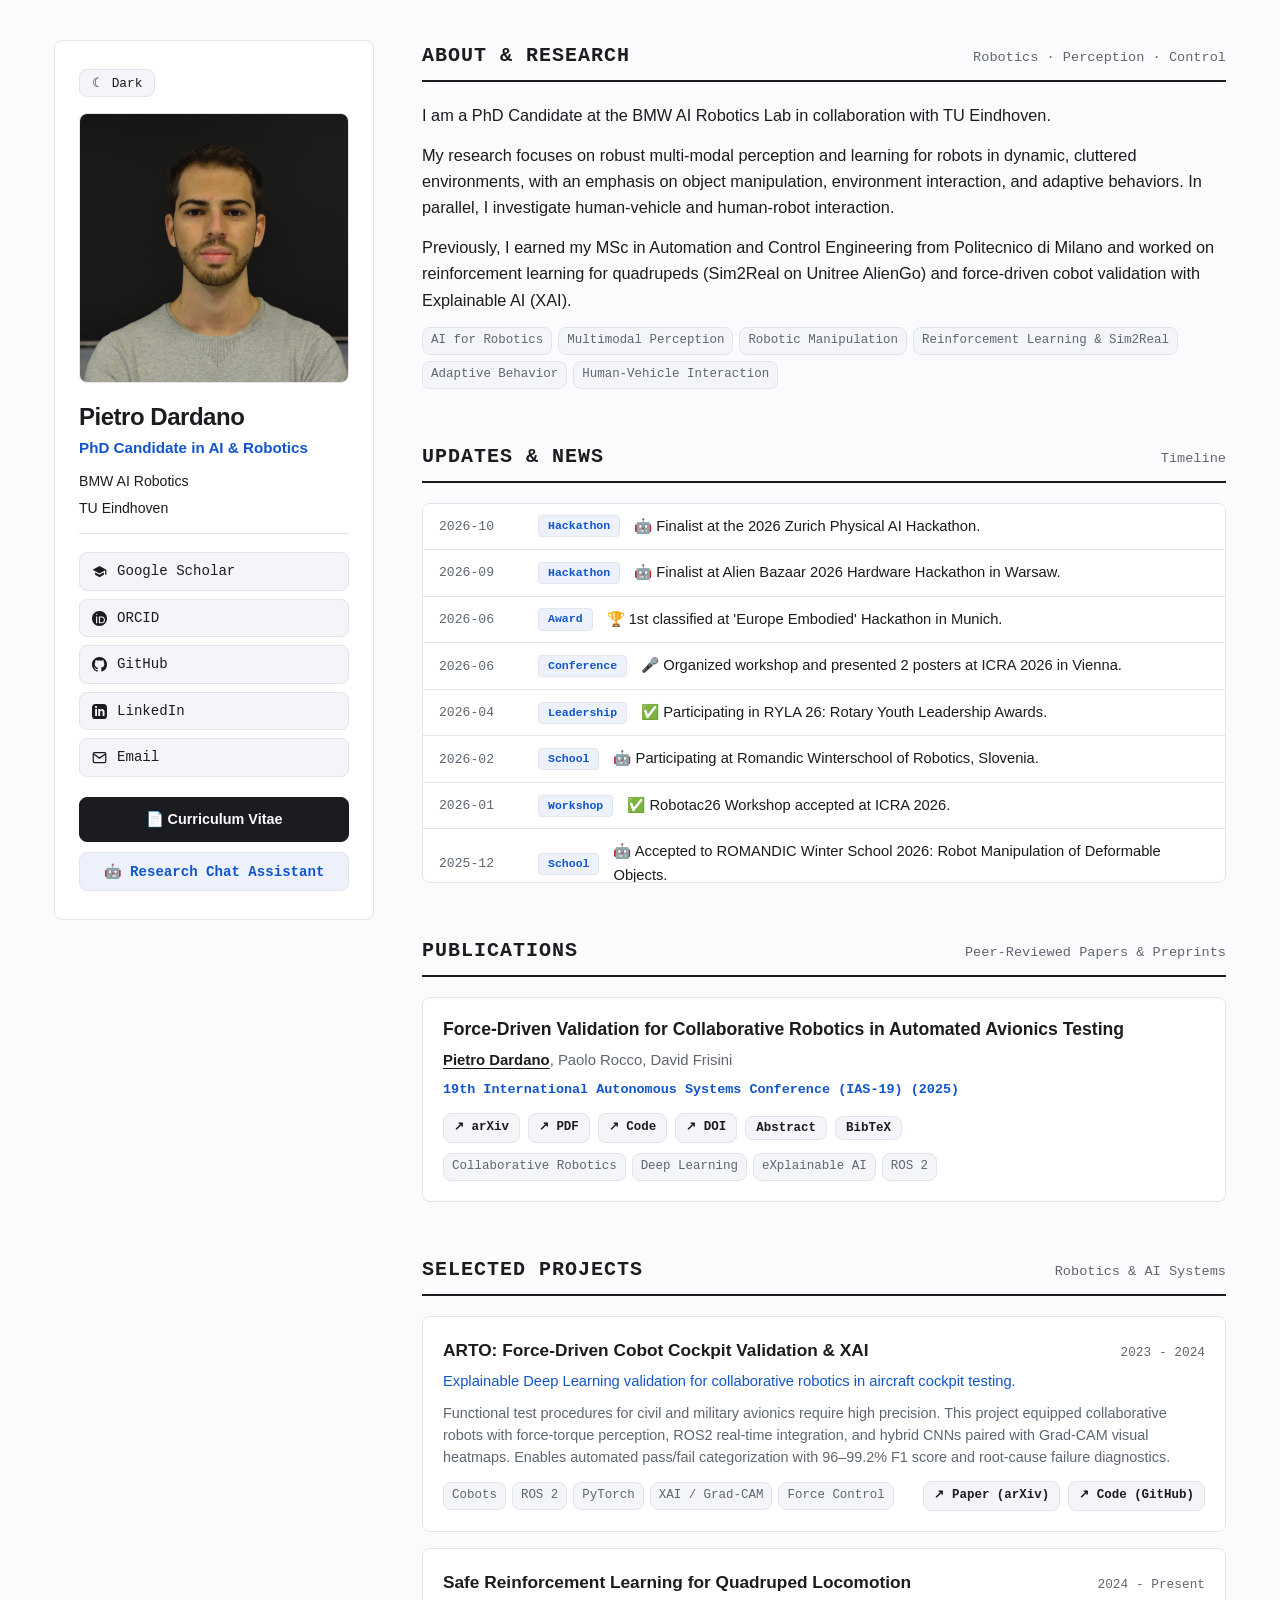
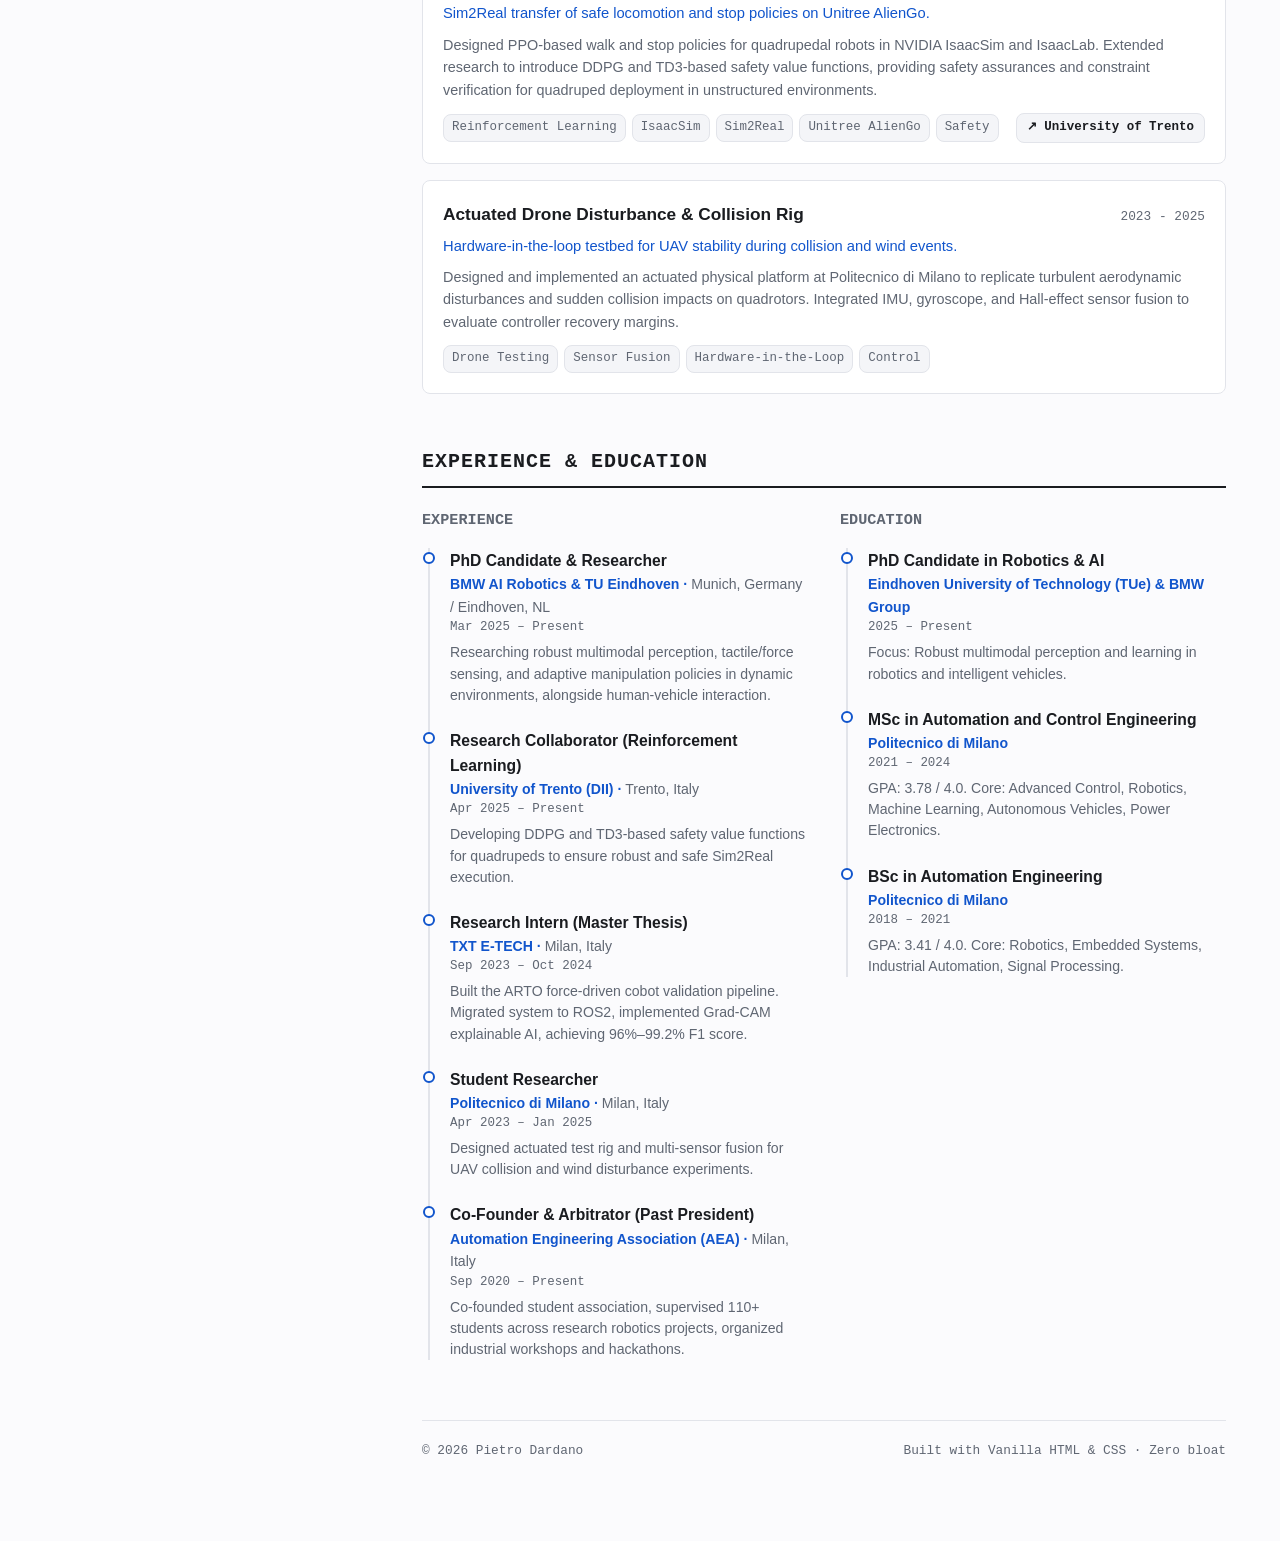
<file: index.html>
<!DOCTYPE html>
<html lang="en">
<head>
  <meta charset="UTF-8">
  <meta name="viewport" content="width=device-width, initial-scale=1.0">
  <title>Pietro Dardano | PhD in AI & Robotics</title>
  
  <!-- Meta & Academic SEO -->
  <meta name="description" content="Pietro Dardano - PhD Candidate in AI & Robotics at BMW AI Robotics and TU Eindhoven. Research in multimodal perception, robotics manipulation, reinforcement learning, and intelligent vehicles.">
  <meta name="author" content="Pietro Dardano">
  <meta property="og:title" content="Pietro Dardano | PhD in AI & Robotics">
  <meta property="og:description" content="Personal academic website of Pietro Dardano. Research in multimodal perception, robotics, and intelligent vehicles.">
  <meta property="og:type" content="website">
  <meta property="og:url" content="https://pietrodardano.github.io/">

  <link rel="stylesheet" href="style.css">
  <link rel="icon" href="data:image/svg+xml,<svg xmlns=%22http://www.w3.org/2000/svg%22 viewBox=%220 0 100 100%22><text y=%22.9em%22 font-size=%2290%22>🤖</text></svg>">

  <!-- Privacy-friendly Analytics (Private dashboard at cloud.umami.is) -->
  <script defer src="https://cloud.umami.is/script.js" data-website-id="aaa6c084-5fd3-404b-af49-fe671dcdbfa2"></script>
</head>
<body>

  <div class="page-container">
    
    <!-- Left Sticky Profile Column -->
    <aside class="sidebar">
      <div class="sidebar-top">
        <button id="theme-toggle" class="theme-toggle-btn" aria-label="Toggle dark/light theme">☾ Dark</button>
      </div>

      <div class="avatar-wrapper">
        <img id="profile-avatar" src="assets/avatar.jpg" alt="Pietro Dardano">
      </div>

      <h1 class="profile-name" id="profile-name">Pietro Dardano</h1>
      <div class="profile-title" id="profile-title">PhD Candidate in AI & Robotics</div>
      
      <div class="profile-affiliations" id="profile-affiliations">
        <!-- Dynamically rendered affiliations -->
      </div>

      <div class="profile-links" id="profile-links">
        <!-- Social and academic links -->
      </div>

      <a id="cv-button" class="cv-btn" href="assets/resume.pdf" target="_blank" rel="noopener">
        <span>📄 Curriculum Vitae</span>
      </a>

      <button id="chat-toggle-btn" class="chat-assistant-btn" aria-label="Open Research Chat Assistant">
        <span>🤖 Research Chat Assistant</span>
      </button>
    </aside>

    <!-- Right Main Content Column -->
    <main class="main-content">
      
      <!-- Research / Bio Section -->
      <section id="about" class="section">
        <div class="section-header">
          <h2 class="section-title">About & Research</h2>
          <span class="section-subtitle">Robotics · Perception · Control</span>
        </div>
        <div id="bio-container">
          <!-- Dynamically rendered bio paragraphs -->
        </div>
        <div id="research-tags" class="tag-list">
          <!-- Research tags -->
        </div>
      </section>

      <!-- News & Updates Section -->
      <section id="news" class="section">
        <div class="section-header">
          <h2 class="section-title">Updates & News</h2>
          <span class="section-subtitle">Timeline</span>
        </div>
        <div id="news-container" class="news-container">
          <!-- Dynamically rendered news items -->
        </div>
      </section>

      <!-- Publications Section -->
      <section id="publications" class="section">
        <div class="section-header">
          <h2 class="section-title">Publications</h2>
          <span class="section-subtitle">Peer-Reviewed Papers & Preprints</span>
        </div>
        <div id="publications-container">
          <!-- Dynamically rendered publications -->
        </div>
      </section>

      <!-- Selected Projects Section -->
      <section id="projects" class="section">
        <div class="section-header">
          <h2 class="section-title">Selected Projects</h2>
          <span class="section-subtitle">Robotics & AI Systems</span>
        </div>
        <div id="projects-container">
          <!-- Dynamically rendered projects -->
        </div>
      </section>

      <!-- Experience & Education Section -->
      <section id="experience" class="section">
        <div class="section-header">
          <h2 class="section-title">Experience & Education</h2>
        </div>

        <div style="display: grid; grid-template-columns: repeat(auto-fit, minmax(280px, 1fr)); gap: 32px;">
          <div>
            <h3 style="font-family: var(--font-mono); font-size: 0.95rem; text-transform: uppercase; margin-bottom: 16px; color: var(--text-muted);">Experience</h3>
            <div id="experience-container" class="timeline">
              <!-- Dynamically rendered experience -->
            </div>
          </div>

          <div>
            <h3 style="font-family: var(--font-mono); font-size: 0.95rem; text-transform: uppercase; margin-bottom: 16px; color: var(--text-muted);">Education</h3>
            <div id="education-container" class="timeline">
              <!-- Dynamically rendered education -->
            </div>
          </div>
        </div>
      </section>

      <!-- Minimalist Footer -->
      <footer>
        <div>© <span id="current-year"></span> Pietro Dardano</div>
        <div>Built with Vanilla HTML & CSS · Zero bloat</div>
      </footer>

    </main>

  <!-- Research AI Chat Modal (Centered Dialog with Backdrop) -->
  <div id="chat-modal-overlay" class="chat-modal-overlay">
    <div id="chat-drawer" class="chat-drawer" role="dialog" aria-modal="true" aria-label="Research Chat Assistant">
      <div class="chat-header">
        <div class="chat-header-info">
          <div class="chat-header-title" id="chat-title">Research Chat Assistant</div>
          <div class="chat-header-badge" id="chat-badge">AI Research Companion · OpenRouter</div>
          <div class="chat-header-links" id="chat-header-links"></div>
        </div>
        <button id="chat-close-btn" class="chat-close-btn" aria-label="Close Chat">✕</button>
      </div>

      <div id="chat-messages" class="chat-messages">
        <!-- Messages rendered dynamically -->
      </div>

      <div id="chat-prompts" class="chat-prompts">
        <!-- Suggested quick prompt chips -->
      </div>

      <form id="chat-form" class="chat-form">
        <input id="chat-input" class="chat-input" type="text" placeholder="Ask about Pietro's research, papers, labs..." autocomplete="off">
        <button id="chat-send-btn" class="chat-send-btn" type="submit" aria-label="Send message">➤</button>
      </form>
    </div>
  </div>

  <!-- Central declarative data and renderer -->
  <script src="site-data.js"></script>
  <script src="main.js"></script>
</body>
</html>
</file>
<file: style.css>
/* ==========================================================================
   Pietro Dardano - Modernist Scientific Grid
   YAGNI, minimal, clean, squared-ish aesthetic for science/robotics.
   ========================================================================== */

:root {
  --bg: #fbfbfd;
  --surface: #ffffff;
  --surface-subtle: #f4f5f8;
  --border: #e2e4ea;
  --border-strong: #111111;
  --text: #1a1c20;
  --text-muted: #5f6672;
  --accent: #1155cc;
  --accent-soft: rgba(17, 85, 204, 0.08);
  --radius-sm: 4px;
  --radius: 8px;
  --radius-lg: 12px;
  --font-sans: -apple-system, BlinkMacSystemFont, "Segoe UI", Roboto, "Helvetica Neue", Arial, sans-serif;
  --font-mono: ui-monospace, "SF Mono", "JetBrains Mono", Menlo, Consolas, monospace;
  --sidebar-width: 320px;
  --content-max: 860px;
}

[data-theme="dark"] {
  --bg: #0d1117;
  --surface: #161b22;
  --surface-subtle: #1c2129;
  --border: #30363d;
  --border-strong: #f0f6fc;
  --text: #e6edf3;
  --text-muted: #8b949e;
  --accent: #58a6ff;
  --accent-soft: rgba(88, 166, 255, 0.12);
  --code-bg: #1f242c;
}

*, *::before, *::after {
  box-sizing: border-box;
  margin: 0;
  padding: 0;
}

body {
  font-family: var(--font-sans);
  background: var(--bg);
  color: var(--text);
  line-height: 1.6;
  font-size: 15px;
  -webkit-font-smoothing: antialiased;
  transition: background-color 0.15s ease, color 0.15s ease;
}

a {
  color: var(--accent);
  text-decoration: none;
  transition: opacity 0.15s;
}

a:hover {
  text-decoration: underline;
}

/* Page Container */
.page-container {
  display: flex;
  max-width: 1220px;
  margin: 0 auto;
  padding: 40px 24px 80px;
  gap: 48px;
}

/* ==========================================================================
   Left Sticky Sidebar
   ========================================================================== */
.sidebar {
  width: var(--sidebar-width);
  flex-shrink: 0;
  position: sticky;
  top: 40px;
  align-self: flex-start;
  border: 1px solid var(--border);
  background: var(--surface);
  border-radius: var(--radius);
  padding: 28px 24px;
}

.avatar-wrapper {
  position: relative;
  width: 100%;
  aspect-ratio: 1;
  border: 1px solid var(--border);
  border-radius: var(--radius);
  overflow: hidden;
  margin-bottom: 20px;
  background: var(--surface-subtle);
}

.avatar-wrapper img {
  width: 100%;
  height: 100%;
  object-fit: cover;
  display: block;
}

.profile-name {
  font-size: 1.5rem;
  font-weight: 700;
  letter-spacing: -0.02em;
  line-height: 1.2;
  margin-bottom: 6px;
}

.profile-title {
  font-size: 0.95rem;
  font-weight: 600;
  color: var(--accent);
  line-height: 1.35;
  margin-bottom: 12px;
}

.profile-affiliations {
  display: flex;
  flex-direction: column;
  gap: 4px;
  font-size: 0.88rem;
  color: var(--text-muted);
  margin-bottom: 18px;
  border-bottom: 1px solid var(--border);
  padding-bottom: 14px;
}

.profile-affiliations a {
  color: var(--text);
  font-weight: 500;
}

.profile-affiliations a:hover {
  color: var(--accent);
}

.profile-links {
  display: flex;
  flex-direction: column;
  gap: 8px;
  margin-bottom: 20px;
}

.link-btn {
  display: inline-flex;
  align-items: center;
  gap: 10px;
  padding: 7px 12px;
  font-size: 0.88rem;
  font-family: var(--font-mono);
  color: var(--text);
  background: var(--surface-subtle);
  border: 1px solid var(--border);
  border-radius: var(--radius);
  transition: border-color 0.15s, background-color 0.15s;
}

.link-btn:hover {
  text-decoration: none;
  border-color: var(--text-muted);
  background: var(--accent-soft);
  color: var(--accent);
}

.cv-btn {
  display: inline-flex;
  align-items: center;
  justify-content: center;
  gap: 8px;
  width: 100%;
  padding: 10px;
  font-size: 0.9rem;
  font-weight: 600;
  color: var(--bg);
  background: var(--text);
  border: 1px solid var(--text);
  border-radius: var(--radius);
  cursor: pointer;
  transition: opacity 0.15s;
}

.cv-btn:hover {
  text-decoration: none;
  opacity: 0.88;
}

.sidebar-top {
  display: flex;
  align-items: center;
  justify-content: flex-start;
  margin-bottom: 16px;
}

.theme-toggle-btn {
  display: inline-flex;
  align-items: center;
  gap: 6px;
  background: var(--surface-subtle);
  border: 1px solid var(--border);
  border-radius: var(--radius);
  padding: 5px 12px;
  font-size: 0.8rem;
  font-weight: 500;
  font-family: var(--font-mono);
  color: var(--text);
  cursor: pointer;
  transition: border-color 0.15s, background-color 0.15s, color 0.15s;
}

.theme-toggle-btn:hover {
  border-color: var(--text);
  background: var(--surface);
}

/* ==========================================================================
   Main Content Area
   ========================================================================== */
.main-content {
  flex: 1;
  min-width: 0;
  max-width: var(--content-max);
}

.section {
  margin-bottom: 52px;
}

.section-header {
  display: flex;
  align-items: baseline;
  justify-content: space-between;
  border-bottom: 2px solid var(--text);
  padding-bottom: 8px;
  margin-bottom: 20px;
}

.section-title {
  font-size: 1.25rem;
  font-weight: 700;
  text-transform: uppercase;
  letter-spacing: 0.05em;
  font-family: var(--font-mono);
}

.section-subtitle {
  font-size: 0.85rem;
  color: var(--text-muted);
  font-family: var(--font-mono);
}

/* Bio Text */
.bio-paragraph {
  margin-bottom: 14px;
  font-size: 1.02rem;
  color: var(--text);
}

.tag-list {
  display: flex;
  flex-wrap: wrap;
  gap: 6px;
  margin-top: 14px;
}

.tag {
  display: inline-block;
  font-family: var(--font-mono);
  font-size: 0.78rem;
  padding: 3px 8px;
  background: var(--surface-subtle);
  border: 1px solid var(--border);
  border-radius: var(--radius);
  color: var(--text-muted);
}

/* News Feed */
.news-container {
  border: 1px solid var(--border);
  background: var(--surface);
  border-radius: var(--radius);
  max-height: 380px;
  overflow-y: auto;
}

.news-item {
  display: grid;
  grid-template-columns: 85px max-content 1fr;
  align-items: center;
  gap: 14px;
  padding: 11px 16px;
  border-bottom: 1px solid var(--border);
  font-size: 0.92rem;
}

.news-item:last-child {
  border-bottom: none;
}

.news-date {
  font-family: var(--font-mono);
  font-size: 0.82rem;
  color: var(--text-muted);
  white-space: nowrap;
}

.news-badge {
  font-family: var(--font-mono);
  font-size: 0.72rem;
  font-weight: 600;
  padding: 2px 9px;
  text-align: center;
  white-space: nowrap;
  background: var(--accent-soft);
  color: var(--accent);
  border: 1px solid var(--border);
  border-radius: var(--radius-sm);
  display: inline-flex;
  align-items: center;
  justify-content: center;
  line-height: 1.4;
}

.news-text {
  color: var(--text);
}

/* Publications */
.pub-card {
  border: 1px solid var(--border);
  background: var(--surface);
  border-radius: var(--radius);
  padding: 20px;
  margin-bottom: 16px;
  transition: border-color 0.15s ease;
}

.pub-card:hover {
  border-color: var(--text-muted);
}

.pub-title {
  font-size: 1.1rem;
  font-weight: 700;
  line-height: 1.35;
  margin-bottom: 8px;
  color: var(--text);
}

.pub-authors {
  font-size: 0.93rem;
  color: var(--text-muted);
  margin-bottom: 6px;
}

.pub-authors .author-me {
  color: var(--text);
  font-weight: 700;
  text-decoration: underline;
  text-underline-offset: 3px;
}

.pub-venue {
  font-family: var(--font-mono);
  font-size: 0.84rem;
  color: var(--accent);
  font-weight: 600;
  margin-bottom: 12px;
}

.pub-actions {
  display: flex;
  flex-wrap: wrap;
  align-items: center;
  gap: 8px;
}

.action-btn {
  display: inline-flex;
  align-items: center;
  gap: 5px;
  padding: 4px 10px;
  font-family: var(--font-mono);
  font-size: 0.78rem;
  font-weight: 600;
  color: var(--text);
  background: var(--surface-subtle);
  border: 1px solid var(--border);
  border-radius: var(--radius);
  cursor: pointer;
  transition: background-color 0.15s, border-color 0.15s;
}

.action-btn:hover {
  border-color: var(--text);
  color: var(--text);
  text-decoration: none;
}

.action-btn.active {
  background: var(--text);
  color: var(--bg);
  border-color: var(--text);
}

.pub-collapsible {
  margin-top: 14px;
  padding-top: 14px;
  border-top: 1px dashed var(--border);
  display: none;
}

.pub-collapsible.open {
  display: block;
}

.pub-abstract-text {
  font-size: 0.9rem;
  color: var(--text-muted);
  line-height: 1.55;
  background: var(--surface-subtle);
  padding: 12px;
  border-radius: var(--radius);
  border: 1px solid var(--border);
}

.pub-bibtex-box {
  position: relative;
  background: var(--code-bg);
  padding: 12px;
  border-radius: var(--radius);
  border: 1px solid var(--border);
}

.pub-bibtex-box pre {
  font-family: var(--font-mono);
  font-size: 0.78rem;
  color: var(--text);
  overflow-x: auto;
  white-space: pre-wrap;
  word-break: break-all;
}

.copy-bibtex-btn {
  position: absolute;
  top: 8px;
  right: 8px;
  padding: 4px 8px;
  font-family: var(--font-mono);
  font-size: 0.72rem;
  cursor: pointer;
  background: var(--surface);
  border: 1px solid var(--border);
  color: var(--text);
  border-radius: var(--radius);
}

/* Projects */
.project-card {
  border: 1px solid var(--border);
  background: var(--surface);
  border-radius: var(--radius);
  padding: 20px;
  margin-bottom: 16px;
}

.project-header {
  display: flex;
  justify-content: space-between;
  align-items: baseline;
  gap: 12px;
  margin-bottom: 6px;
}

.project-title {
  font-size: 1.08rem;
  font-weight: 700;
  color: var(--text);
}

.project-period {
  font-family: var(--font-mono);
  font-size: 0.8rem;
  color: var(--text-muted);
  white-space: nowrap;
}

.project-summary {
  font-size: 0.92rem;
  color: var(--accent);
  font-weight: 500;
  margin-bottom: 8px;
}

.project-desc {
  font-size: 0.9rem;
  color: var(--text-muted);
  line-height: 1.55;
  margin-bottom: 12px;
}

.project-footer {
  display: flex;
  flex-wrap: wrap;
  justify-content: space-between;
  align-items: center;
  gap: 10px;
  margin-top: 12px;
}

.project-links {
  display: flex;
  gap: 8px;
}

/* Experience & Education Timelines */
.timeline {
  border-left: 2px solid var(--border);
  padding-left: 20px;
  margin-left: 6px;
}

.timeline-item {
  position: relative;
  margin-bottom: 22px;
}

.timeline-item:last-child {
  margin-bottom: 0;
}

.timeline-marker {
  position: absolute;
  left: -27px;
  top: 4px;
  width: 12px;
  height: 12px;
  background: var(--surface);
  border: 2px solid var(--accent);
  border-radius: var(--radius);
}

.timeline-role {
  font-size: 0.98rem;
  font-weight: 700;
  color: var(--text);
}

.timeline-org {
  font-size: 0.88rem;
  color: var(--accent);
  font-weight: 600;
}

.timeline-period {
  font-family: var(--font-mono);
  font-size: 0.78rem;
  color: var(--text-muted);
  margin-bottom: 4px;
}

.timeline-details {
  font-size: 0.88rem;
  color: var(--text-muted);
  line-height: 1.5;
}

/* Footer */
footer {
  margin-top: 60px;
  padding-top: 20px;
  border-top: 1px solid var(--border);
  font-family: var(--font-mono);
  font-size: 0.8rem;
  color: var(--text-muted);
  display: flex;
  justify-content: space-between;
  align-items: center;
}

/* ==========================================================================
   Responsive Breakpoints
   ========================================================================== */
@media (max-width: 900px) {
  .page-container {
    flex-direction: column;
    padding: 24px 16px 60px;
    gap: 32px;
  }
  
  .sidebar {
    width: 100%;
    position: static;
  }
  
  .avatar-wrapper {
    max-width: 180px;
    margin: 0 auto 16px;
  }
  
  .profile-name, .profile-title, .profile-affiliations {
    text-align: center;
  }
  
  .profile-links {
    flex-direction: row;
    flex-wrap: wrap;
    justify-content: center;
  }
  
  .news-item {
    grid-template-columns: 75px max-content 1fr;
    gap: 10px;
  }
  
  .news-badge {
    display: inline-flex;
  }
}

@media (max-width: 540px) {
  .news-item {
    display: flex;
    flex-wrap: wrap;
    gap: 6px 10px;
    align-items: center;
  }
  
  .news-text {
    width: 100%;
    margin-top: 2px;
  }
}

/* ==========================================================================
   Research Chat Assistant (Sidebar Trigger & Centered Modal Dialog)
   ========================================================================== */
.chat-assistant-btn {
  display: inline-flex;
  align-items: center;
  justify-content: center;
  gap: 8px;
  width: 100%;
  margin-top: 10px;
  padding: 10px 14px;
  font-size: 0.88rem;
  font-weight: 600;
  font-family: var(--font-mono);
  color: var(--accent);
  background: var(--accent-soft);
  border: 1px solid var(--border);
  border-radius: var(--radius);
  cursor: pointer;
  transition: background-color 0.15s, border-color 0.15s, color 0.15s;
}

.chat-assistant-btn:hover {
  background: var(--surface-subtle);
  border-color: var(--accent);
}

.chat-modal-overlay {
  position: fixed;
  inset: 0;
  background: rgba(0, 0, 0, 0.45);
  backdrop-filter: blur(4px);
  -webkit-backdrop-filter: blur(4px);
  z-index: 2000;
  display: none;
  align-items: center;
  justify-content: center;
  padding: 20px;
  animation: chatFadeIn 0.18s ease;
}

.chat-modal-overlay.open {
  display: flex;
}

.chat-drawer {
  width: 520px;
  max-width: 100%;
  height: 580px;
  max-height: 85vh;
  background: var(--surface);
  border: 1px solid var(--border);
  border-radius: var(--radius-lg, 12px);
  box-shadow: 0 20px 50px rgba(0, 0, 0, 0.25);
  display: flex;
  flex-direction: column;
  overflow: hidden;
  animation: chatSlideUp 0.2s cubic-bezier(0.16, 1, 0.3, 1);
}

@keyframes chatFadeIn {
  from { opacity: 0; }
  to { opacity: 1; }
}

@keyframes chatSlideUp {
  from {
    opacity: 0;
    transform: translateY(12px) scale(0.98);
  }
  to {
    opacity: 1;
    transform: translateY(0) scale(1);
  }
}

.chat-header {
  display: flex;
  justify-content: space-between;
  align-items: center;
  padding: 14px 18px;
  background: var(--surface-subtle);
  border-bottom: 1px solid var(--border);
}

.chat-header-title {
  font-weight: 700;
  font-size: 0.95rem;
  color: var(--text);
  line-height: 1.2;
}

.chat-header-badge {
  font-family: var(--font-mono);
  font-size: 0.7rem;
  color: var(--accent);
  margin-top: 2px;
}

.chat-header-links {
  display: flex;
  flex-wrap: wrap;
  gap: 4px;
  font-family: var(--font-mono);
  font-size: 0.68rem;
  color: var(--text-muted);
}

.chat-header-links a {
  color: var(--text-muted);
}

.chat-header-links a:hover {
  color: var(--accent);
}

.chat-close-btn {
  background: transparent;
  border: none;
  color: var(--text-muted);
  font-size: 1.1rem;
  cursor: pointer;
  padding: 4px;
  line-height: 1;
  border-radius: var(--radius-sm);
  transition: color 0.15s;
}

.chat-close-btn:hover {
  color: var(--text);
}

.chat-messages {
  flex: 1;
  padding: 16px;
  overflow-y: auto;
  display: flex;
  flex-direction: column;
  gap: 12px;
  font-size: 0.88rem;
  line-height: 1.5;
}

.chat-msg {
  max-width: 85%;
  padding: 10px 14px;
  border-radius: var(--radius);
  word-break: break-word;
}

.chat-msg.assistant {
  align-self: flex-start;
  background: var(--surface-subtle);
  border: 1px solid var(--border);
  color: var(--text);
}

.chat-msg.user {
  align-self: flex-end;
  background: var(--accent);
  color: #ffffff;
}

.chat-msg.loading {
  font-style: italic;
  color: var(--text-muted);
}

.chat-prompts {
  display: flex;
  flex-wrap: wrap;
  gap: 6px;
  padding: 8px 16px 12px;
  border-top: 1px dashed var(--border);
  background: var(--surface);
  max-height: 110px;
  overflow-y: auto;
}

.prompt-chip {
  background: var(--surface-subtle);
  border: 1px solid var(--border);
  border-radius: var(--radius-sm);
  font-family: var(--font-mono);
  font-size: 0.72rem;
  color: var(--text);
  padding: 4px 8px;
  cursor: pointer;
  transition: border-color 0.15s, background-color 0.15s;
}

.prompt-chip:hover {
  border-color: var(--accent);
  background: var(--accent-soft);
  color: var(--accent);
}

.chat-form {
  display: flex;
  gap: 8px;
  padding: 12px 16px;
  background: var(--surface-subtle);
  border-top: 1px solid var(--border);
}

.chat-input {
  flex: 1;
  background: var(--surface);
  border: 1px solid var(--border);
  border-radius: var(--radius);
  padding: 8px 12px;
  font-size: 0.88rem;
  font-family: var(--font-sans);
  color: var(--text);
  outline: none;
  transition: border-color 0.15s;
}

.chat-input:focus {
  border-color: var(--accent);
}

.chat-send-btn {
  background: var(--accent);
  color: #ffffff;
  border: none;
  border-radius: var(--radius);
  padding: 8px 14px;
  font-size: 0.9rem;
  cursor: pointer;
  transition: opacity 0.15s;
}

.chat-send-btn:hover {
  opacity: 0.9;
}

.chat-send-btn:disabled {
  opacity: 0.5;
  cursor: not-allowed;
}

@media (max-width: 540px) {
  .chat-drawer {
    bottom: 12px;
    right: 12px;
    left: 12px;
    width: auto;
    max-width: none;
    height: 85vh;
  }
}
</file>
